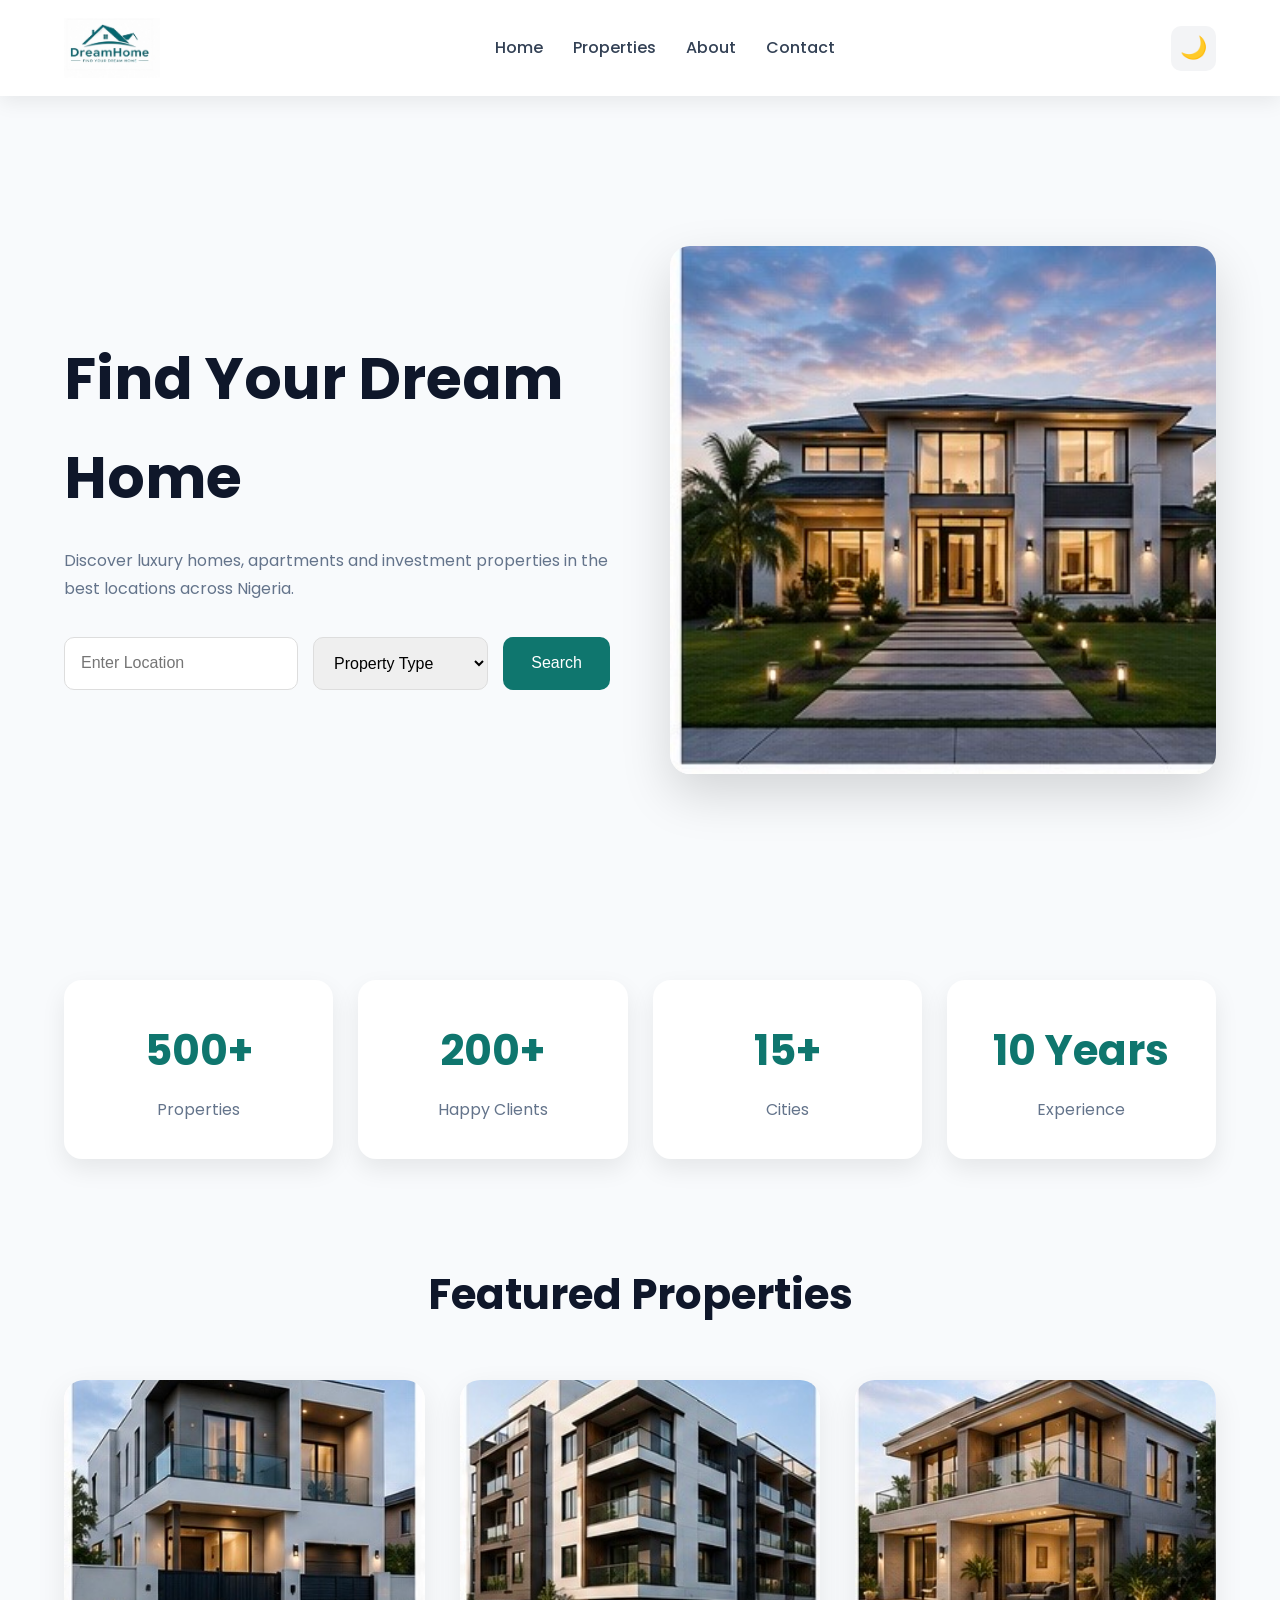
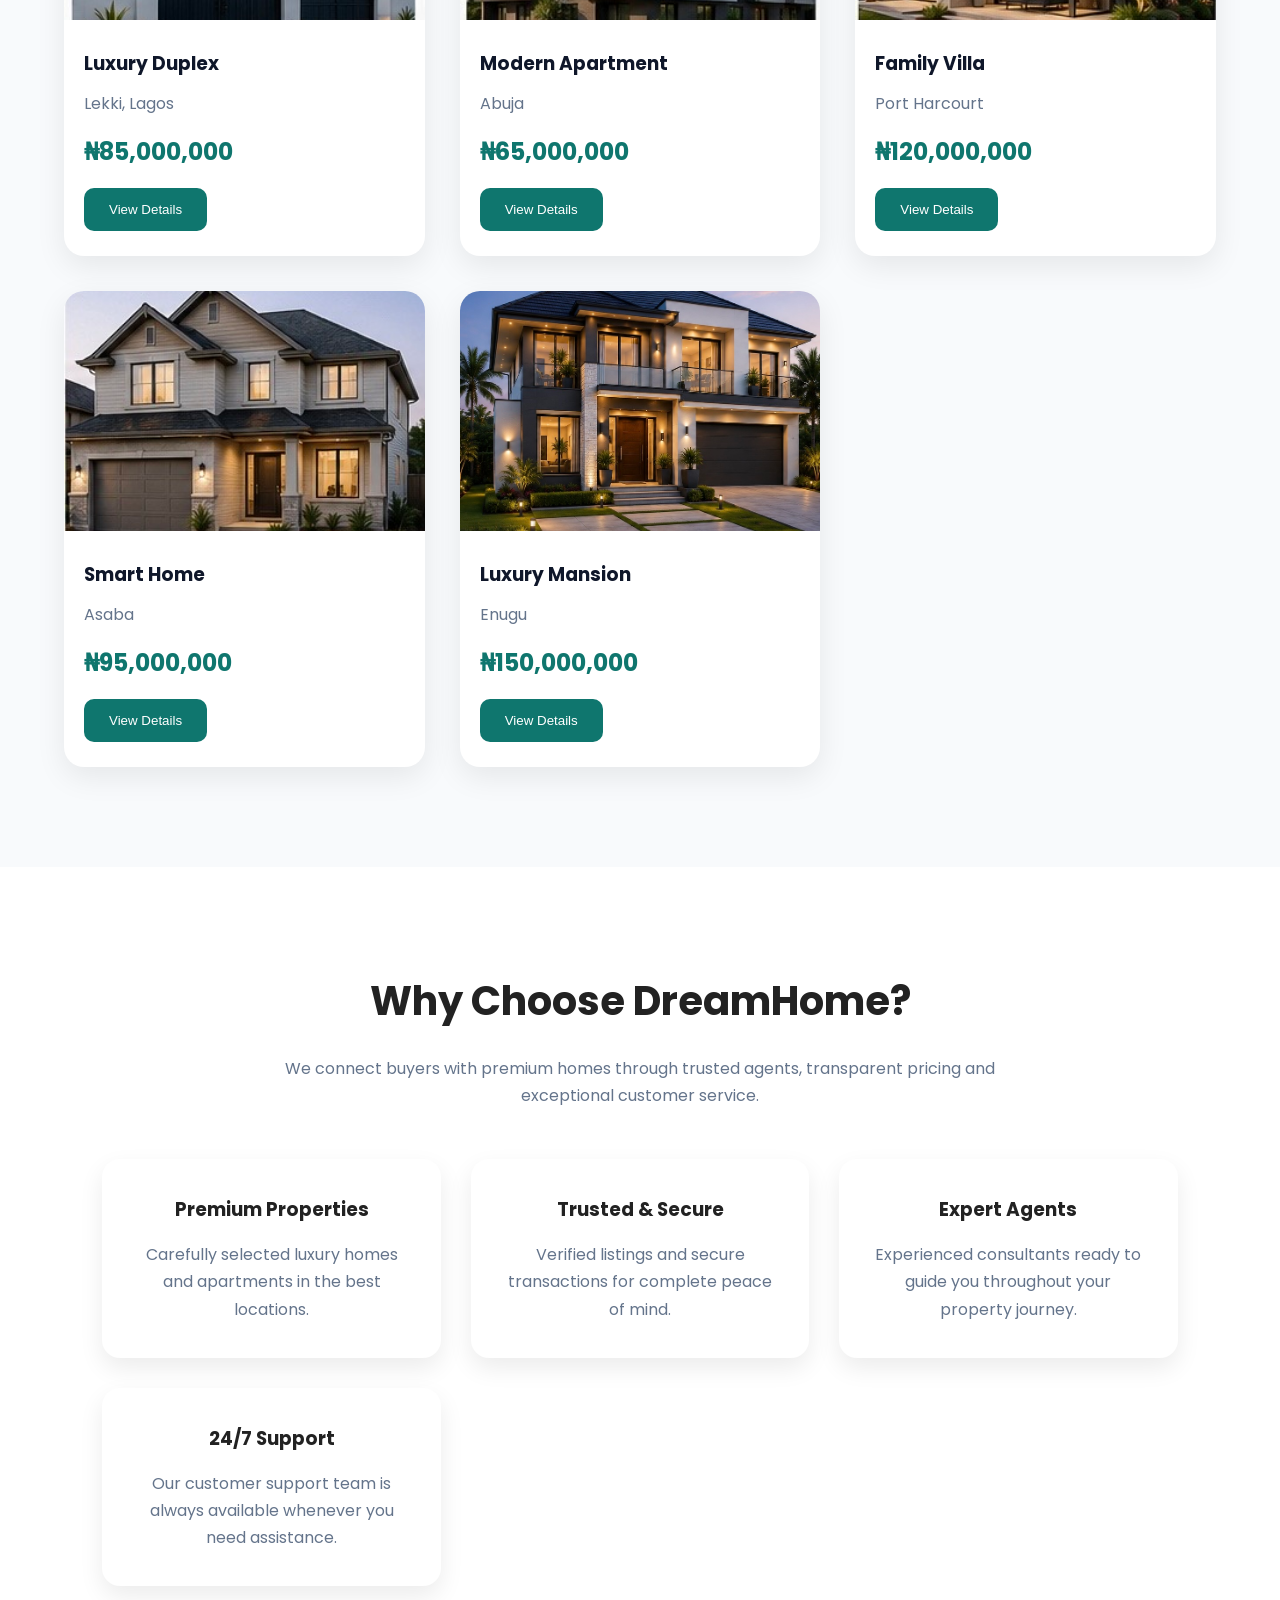
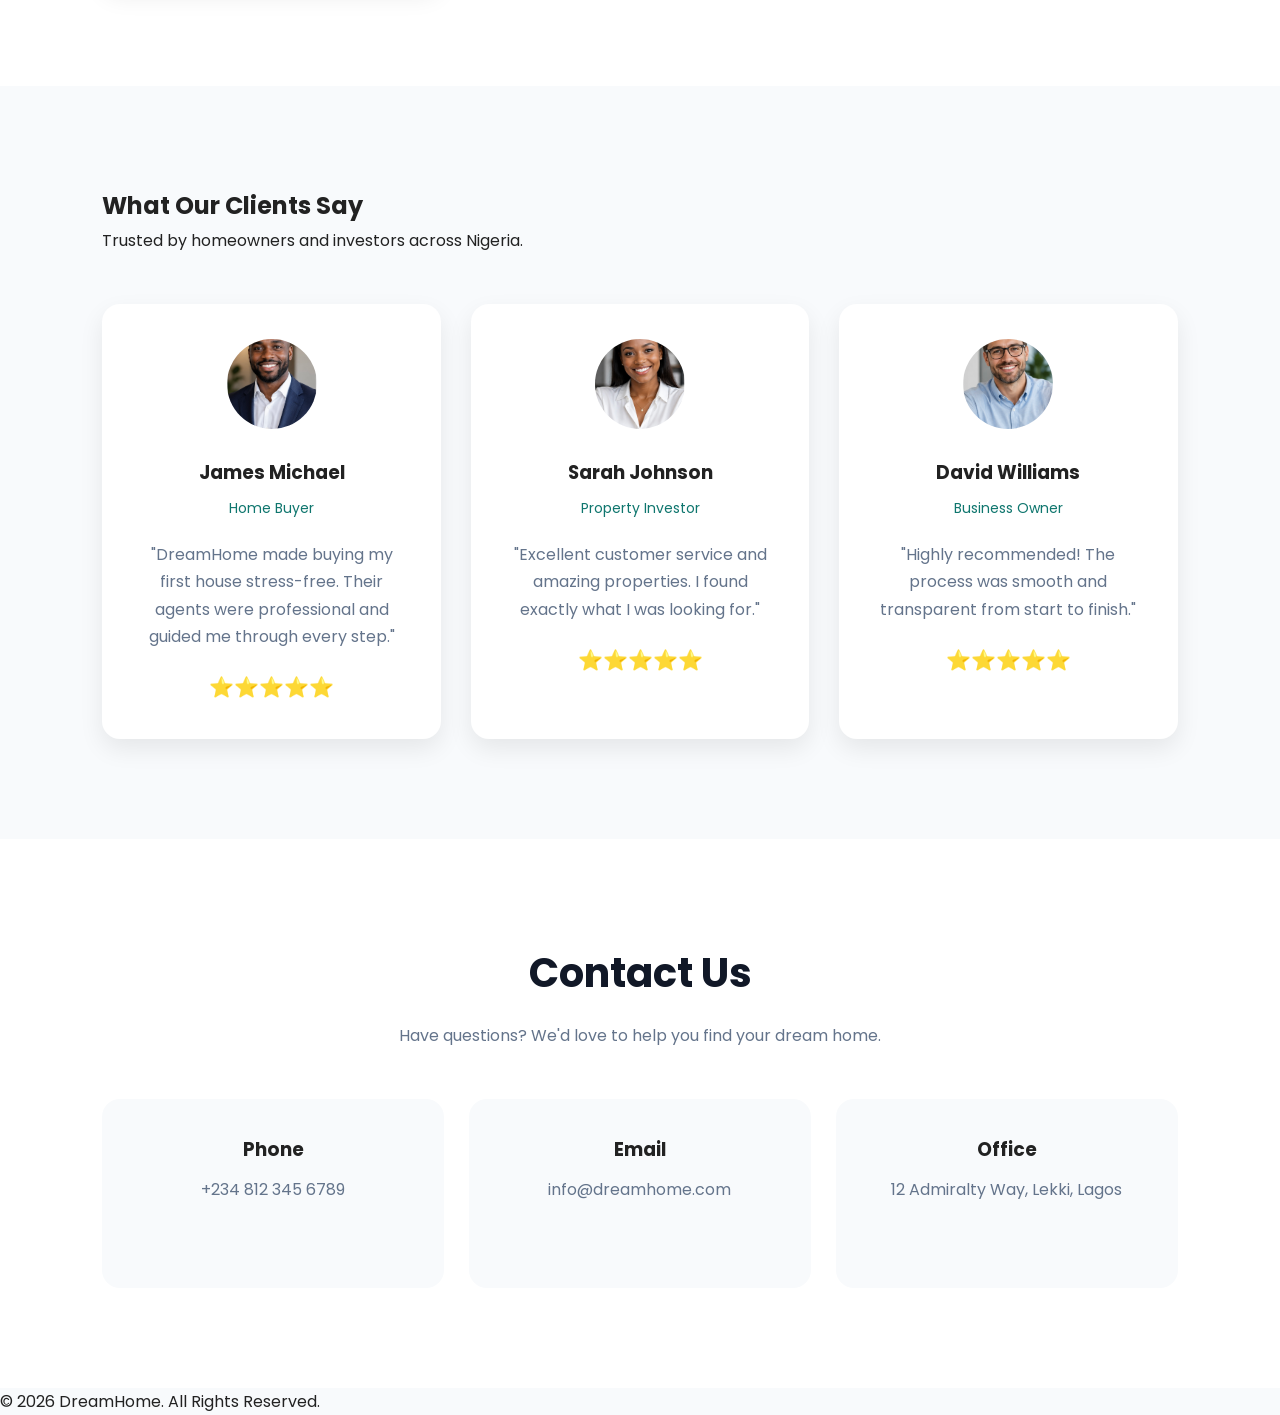
<file: index.html>
<!DOCTYPE html>
<html lang="en">

<head>

<meta charset="UTF-8">

<meta name="viewport" content="width=device-width, initial-scale=1.0">

<title>DreamHome | Find Your Dream Home</title>

<link rel="preconnect" href="https://fonts.googleapis.com">

<link rel="preconnect" href="https://fonts.gstatic.com" crossorigin>

<link href="https://fonts.googleapis.com/css2?family=Poppins:wght@300;400;500;600;700&display=swap" rel="stylesheet">

<link rel="stylesheet" href="style.css">

<script src="script.js" defer></script>

</head>

<body>

<!-- ================= NAVIGATION ================= -->

<header>

<nav>

<a href="index.html" class="logo">
    <img src="logo.png" alt="DreamHome Logo" class="logo-img">
</a>

<ul class="nav-links" id="navLinks">

<li><a href="#home">Home</a></li>

<li><a href="#properties">Properties</a></li>

<li><a href="#about">About</a></li>

<li><a href="#contact">Contact</a></li>

</ul>

<div class="nav-buttons">

<button id="themeBtn">🌙</button>

<div class="menu-btn" id="menuBtn">☰</div>

</div>

</nav>

</header>

<!-- ================= HERO ================= -->

<section class="hero" id="home">

<div class="hero-text">

<h1>Find Your Dream Home</h1>

<p>

Discover luxury homes, apartments and investment properties in the best locations across Nigeria.

</p>

<div class="search-box">

<input
type="text"
placeholder="Enter Location">

<select>

<option>Property Type</option>

<option>House</option>

<option>Apartment</option>

<option>Duplex</option>

<option>Land</option>

</select>

<button class="search-btn" onclick="window.location.href='properties.html'">
    Search
</button>

</div>

</div>

<div class="hero-image">

<img src="hero.jpg" alt="Luxury House">

</div>

</section>



<!-- ================= STATS ================= -->

<section class="stats">

<div class="stat-card">

<h2>500+</h2>

<p>Properties</p>

</div>

<div class="stat-card">

<h2>200+</h2>

<p>Happy Clients</p>

</div>

<div class="stat-card">

<h2>15+</h2>

<p>Cities</p>

</div>

<div class="stat-card">

<h2>10 Years</h2>

<p>Experience</p>

</div>

</section>

<!-- ================= PROPERTIES ================= -->

<section class="properties" id="properties">

<h2>Featured Properties</h2>

<div class="property-grid">

<div class="property-card" data-location="Lagos">

<img src="house1.jpg" alt="">

<h3>Luxury Duplex</h3>

<p>Lekki, Lagos</p>

<h4>₦85,000,000</h4>

<button>View Details</button>

</div>

<div class="property-card" data-location="Abuja">

<img src="house2.jpg" alt="">

<h3>Modern Apartment</h3>

<p>Abuja</p>

<h4>₦65,000,000</h4>

<button>View Details</button>

</div>

<div class="property-card" data-location="Port Harcourt">

<img src="house3.jpg" alt="">

<h3>Family Villa</h3>

<p>Port Harcourt</p>

<h4>₦120,000,000</h4>

<button>View Details</button>

</div>

<div class="property-card" data-location="Asaba">

<img src="house4.jpg" alt="">

<h3>Smart Home</h3>

<p>Asaba</p>

<h4>₦95,000,000</h4>

<button>View Details</button>

</div>

<div class="property-card" data-location="Enugu">

<img src="house5.jpg" alt="">

<h3>Luxury Mansion</h3>

<p>Enugu</p>

<h4>₦150,000,000</h4>

<button>View Details</button>

</div>

</div>

</section>

<!-- ================= ABOUT ================= -->

<section class="about" id="about">

<h2>Why Choose DreamHome?</h2>

<p>

We connect buyers with premium homes through trusted agents, transparent pricing and exceptional customer service.

</p>

<div class="why-grid">

        <div class="why-card">

            <i class="fa-solid fa-house"></i>

            <h3>Premium Properties</h3>

            <p>

                Carefully selected luxury homes and apartments in the best locations.

            </p>

        </div>

        <div class="why-card">

            <i class="fa-solid fa-shield-halved"></i>

            <h3>Trusted & Secure</h3>

            <p>

                Verified listings and secure transactions for complete peace of mind.

            </p>

        </div>

        <div class="why-card">

            <i class="fa-solid fa-user-tie"></i>

            <h3>Expert Agents</h3>

            <p>

                Experienced consultants ready to guide you throughout your property journey.

            </p>

        </div>

        <div class="why-card">

            <i class="fa-solid fa-headset"></i>

            <h3>24/7 Support</h3>

            <p>

                Our customer support team is always available whenever you need assistance.

            </p>

        </div>

    </div>

</section>

</section>

<!--=========================
      TESTIMONIALS
==========================-->

<section class="testimonials">

    <div class="section-title">

        <h2>What Our Clients Say</h2>

        <p>Trusted by homeowners and investors across Nigeria.</p>

    </div>

    <div class="testimonial-grid">

        <div class="testimonial-card">

            <img src="client1.jpg" alt="Client">

            <h3>James Michael</h3>

            <span>Home Buyer</span>

            <p>
                "DreamHome made buying my first house stress-free. Their agents were professional and guided me through every step."
            </p>

            <div class="stars">⭐⭐⭐⭐⭐</div>

        </div>

        <div class="testimonial-card">

            <img src="client2.jpg" alt="Client">

            <h3>Sarah Johnson</h3>

            <span>Property Investor</span>

            <p>
                "Excellent customer service and amazing properties. I found exactly what I was looking for."
            </p>

            <div class="stars">⭐⭐⭐⭐⭐</div>

        </div>

        <div class="testimonial-card">

            <img src="client3.jpg" alt="Client">

            <h3>David Williams</h3>

            <span>Business Owner</span>

            <p>
                "Highly recommended! The process was smooth and transparent from start to finish."
            </p>

            <div class="stars">⭐⭐⭐⭐⭐</div>

        </div>

    </div>

</section>

<!-- ================= CONTACT ================= -->

<section class="contact" id="contact">

    <div class="container">

        <h2>Contact Us</h2>

        <p>Have questions? We'd love to help you find your dream home.</p>

        <div class="contact-grid">

            <div class="contact-card">

                <i class="fa-solid fa-phone"></i>

                <h3>Phone</h3>

                <p>+234 812 345 6789</p>

            </div>

            <div class="contact-card">

                <i class="fa-solid fa-envelope"></i>

                <h3>Email</h3>

                <p>info@dreamhome.com</p>

            </div>

            <div class="contact-card">

                <i class="fa-solid fa-location-dot"></i>

                <h3>Office</h3>

                <p>12 Admiralty Way, Lekki, Lagos</p>

            </div>

        </div>

    </div>

</section>

<!-- ================= FOOTER ================= -->

<footer>

<p>

© 2026 DreamHome. All Rights Reserved.

</p>

</footer>

<button id="scrollTopBtn">↑</button>

</body>

</html>
</file>
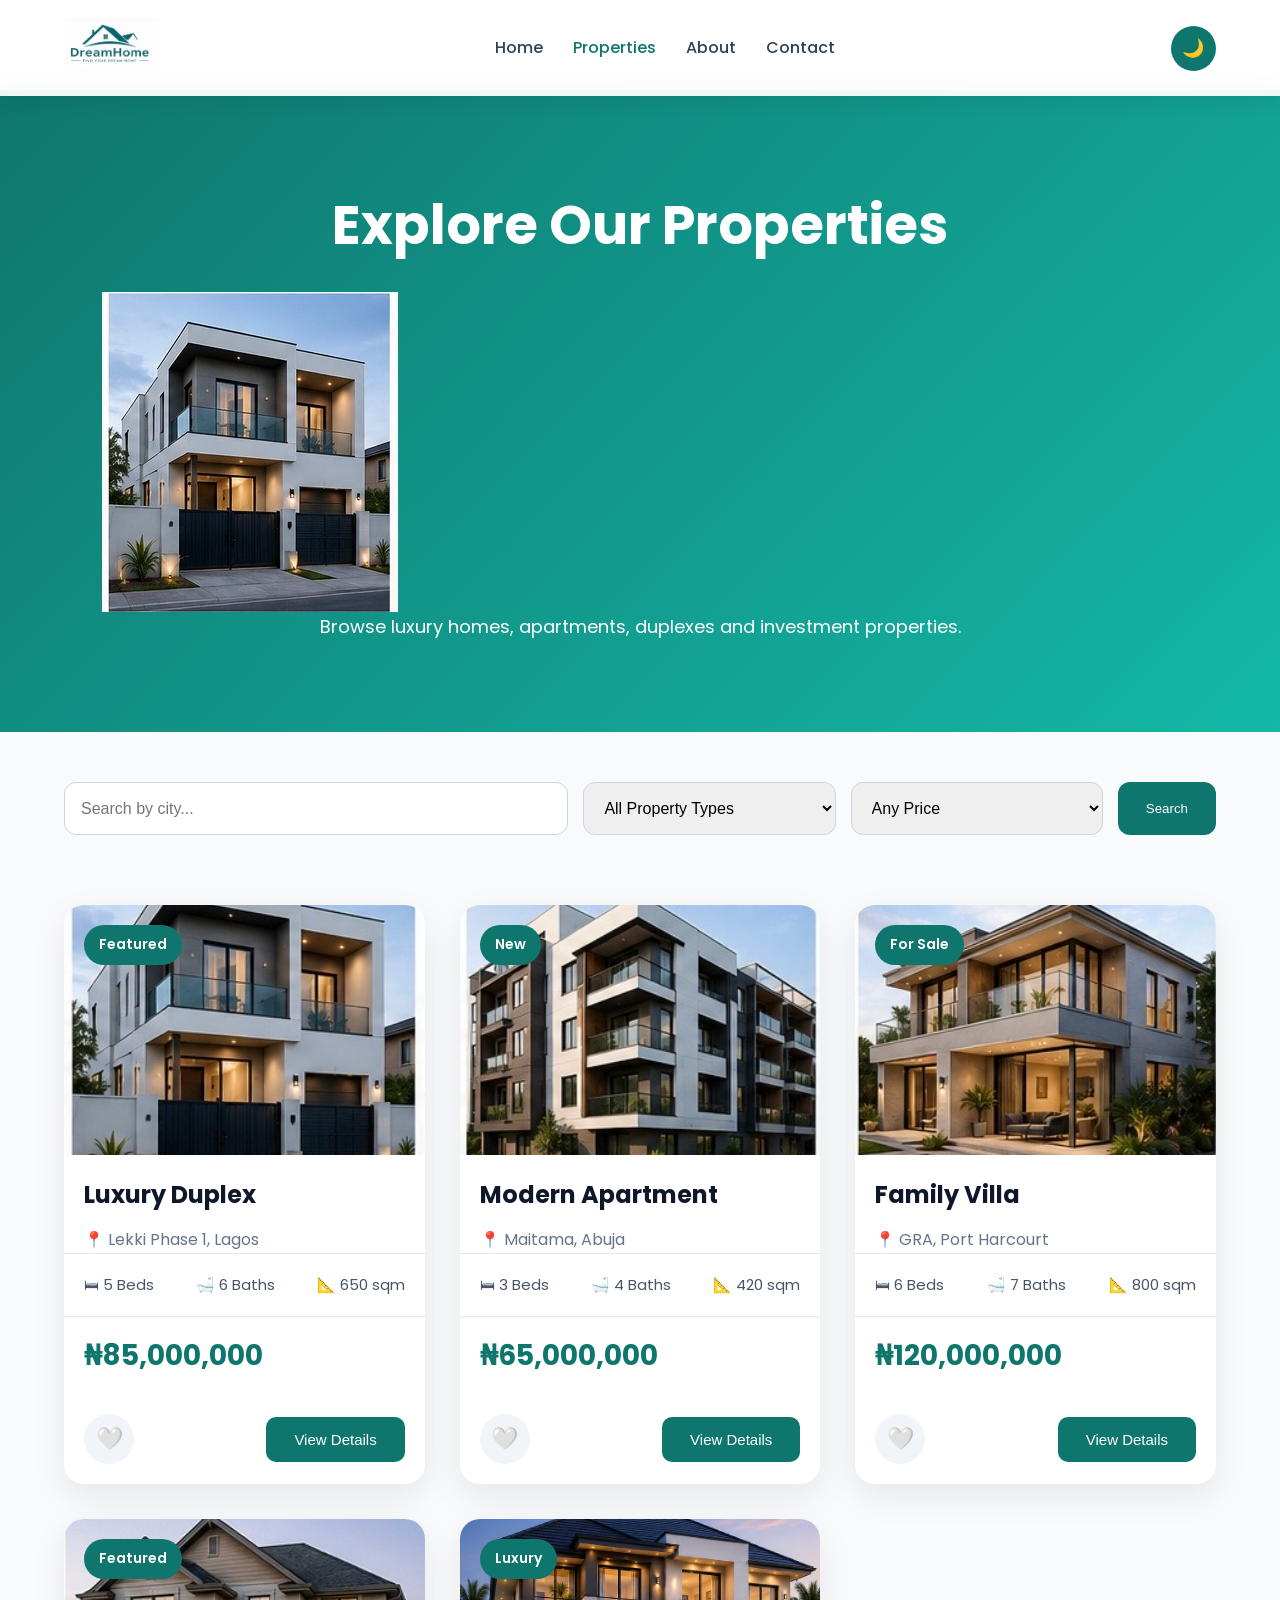
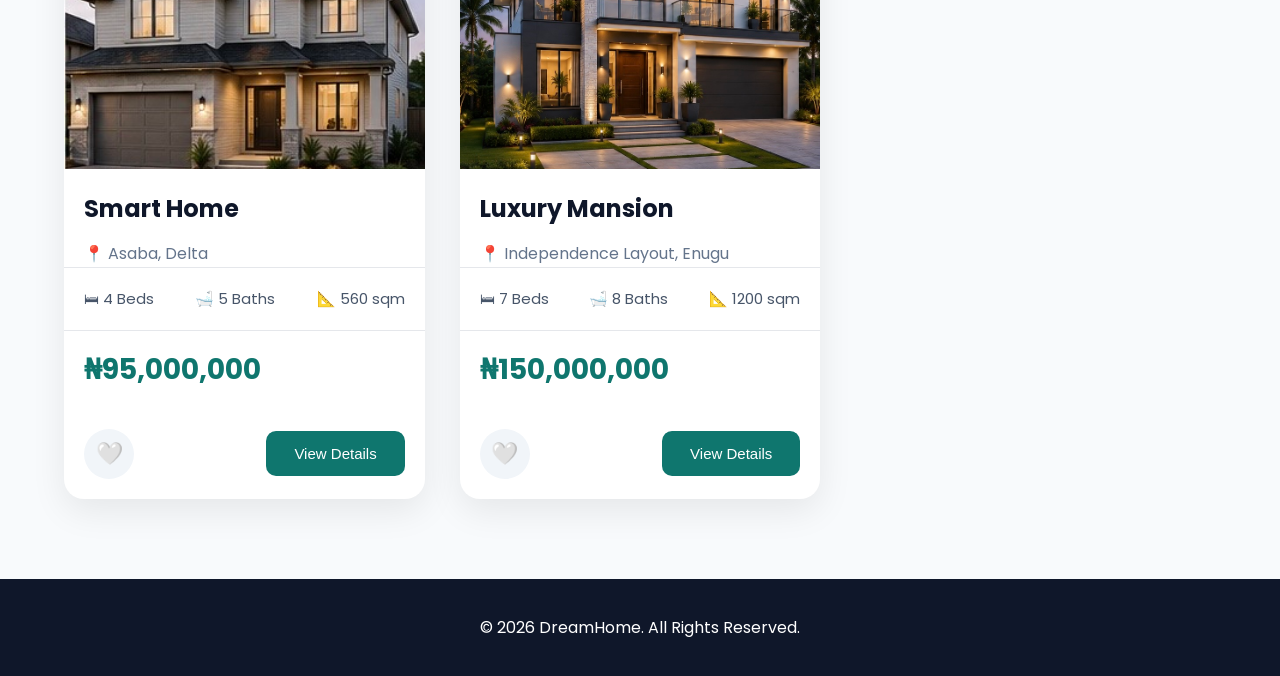
<file: properties.html>
<!DOCTYPE html>
<html lang="en">

<head>

<meta charset="UTF-8">

<meta name="viewport" content="width=device-width, initial-scale=1.0">

<title>DreamHome | Properties</title>

<link rel="preconnect" href="https://fonts.googleapis.com">

<link rel="preconnect" href="https://fonts.gstatic.com" crossorigin>

<link href="https://fonts.googleapis.com/css2?family=Poppins:wght@300;400;500;600;700&display=swap" rel="stylesheet">

<link rel="stylesheet" href="properties.css">

<script src="properties.js" defer></script>

</head>

<body>

<!-- ================= NAVBAR ================= -->

<header>

<nav>

<a href="index.html" class="logo">
    <img src="logo.png" alt="DreamHome Logo" class="logo-img">
</a>

<ul class="nav-links" id="navLinks">

<li><a href="index.html">Home</a></li>

<li><a href="properties.html" class="active">Properties</a></li>

<li><a href="about.html">About</a></li>

<li><a href="contact.html">Contact</a></li>

</ul>

<div class="nav-buttons">

<button id="themeBtn">🌙</button>

<div class="menu-btn" id="menuBtn">☰</div>

</div>

</nav>

</header>

<!-- ================= HERO ================= -->

<section class="page-hero">

<h1>Explore Our Properties</h1>

<img src="house1.jpg" alt="">

<p>

Browse luxury homes, apartments, duplexes and investment properties.

</p>

</section>

<!-- ================= SEARCH ================= -->

<section class="search-section">

<input
type="text"
id="searchInput"
placeholder="Search by city...">

<select id="typeFilter">

<option value="">All Property Types</option>

<option>House</option>

<option>Apartment</option>

<option>Duplex</option>

<option>Villa</option>

</select>

<select id="priceFilter">

<option value="">Any Price</option>

<option value="50000000">Below ₦50M</option>

<option value="100000000">Below ₦100M</option>

<option value="200000000">Below ₦200M</option>

</select>

<button id="searchBtn">

Search

</button>

</section>

<!-- ================= PROPERTY GRID ================= -->

<section class="property-grid" id="propertyGrid">

<!-- Property 1 -->

<div class="property-card"

data-location="Lagos"

data-type="Duplex"

data-price="85000000">

<img src="house1.jpg" alt="">

<span class="badge">Featured</span>

<h3>Luxury Duplex</h3>

<p>📍 Lekki Phase 1, Lagos</p>

<div class="details">

<span>🛏 5 Beds</span>

<span>🛁 6 Baths</span>

<span>📐 650 sqm</span>

</div>

<h2>₦85,000,000</h2>

<div class="card-buttons">

<button class="favorite-btn">🤍</button>

<button class="details-btn">

View Details

</button>

</div>

</div>

<!-- Property 2 -->

<div class="property-card"

data-location="Abuja"

data-type="Apartment"

data-price="65000000">

<img src="house2.jpg" alt="">

<span class="badge">New</span>

<h3>Modern Apartment</h3>

<p>📍 Maitama, Abuja</p>

<div class="details">

<span>🛏 3 Beds</span>

<span>🛁 4 Baths</span>

<span>📐 420 sqm</span>

</div>

<h2>₦65,000,000</h2>

<div class="card-buttons">

<button class="favorite-btn">🤍</button>

<button class="details-btn">

View Details

</button>

</div>

</div>

<!-- Property 3 -->

<div class="property-card"

data-location="Port Harcourt"

data-type="Villa"

data-price="120000000">

<img src="house3.jpg" alt="">

<span class="badge">For Sale</span>

<h3>Family Villa</h3>

<p>📍 GRA, Port Harcourt</p>

<div class="details">

<span>🛏 6 Beds</span>

<span>🛁 7 Baths</span>

<span>📐 800 sqm</span>

</div>

<h2>₦120,000,000</h2>

<div class="card-buttons">

<button class="favorite-btn">🤍</button>

<button class="details-btn">

View Details

</button>

</div>

</div>

<!-- Property 4 -->

<div class="property-card"

data-location="Asaba"

data-type="House"

data-price="95000000">

<img src="house4.jpg" alt="">

<span class="badge">Featured</span>

<h3>Smart Home</h3>

<p>📍 Asaba, Delta</p>

<div class="details">

<span>🛏 4 Beds</span>

<span>🛁 5 Baths</span>

<span>📐 560 sqm</span>

</div>

<h2>₦95,000,000</h2>

<div class="card-buttons">

<button class="favorite-btn">🤍</button>

<button class="details-btn">

View Details

</button>

</div>

</div>

<!-- Property 5 -->

<div class="property-card"

data-location="Enugu"

data-type="Mansion"

data-price="150000000">

<img src="house5.jpg" alt="">

<span class="badge">Luxury</span>

<h3>Luxury Mansion</h3>

<p>📍 Independence Layout, Enugu</p>

<div class="details">

<span>🛏 7 Beds</span>

<span>🛁 8 Baths</span>

<span>📐 1200 sqm</span>

</div>

<h2>₦150,000,000</h2>

<div class="card-buttons">

<button class="favorite-btn">🤍</button>

<button class="details-btn">

View Details

</button>

</div>

</div>

</section>

<footer>

<p>

© 2026 DreamHome. All Rights Reserved.

</p>

</footer>

</body>

</html>
</file>
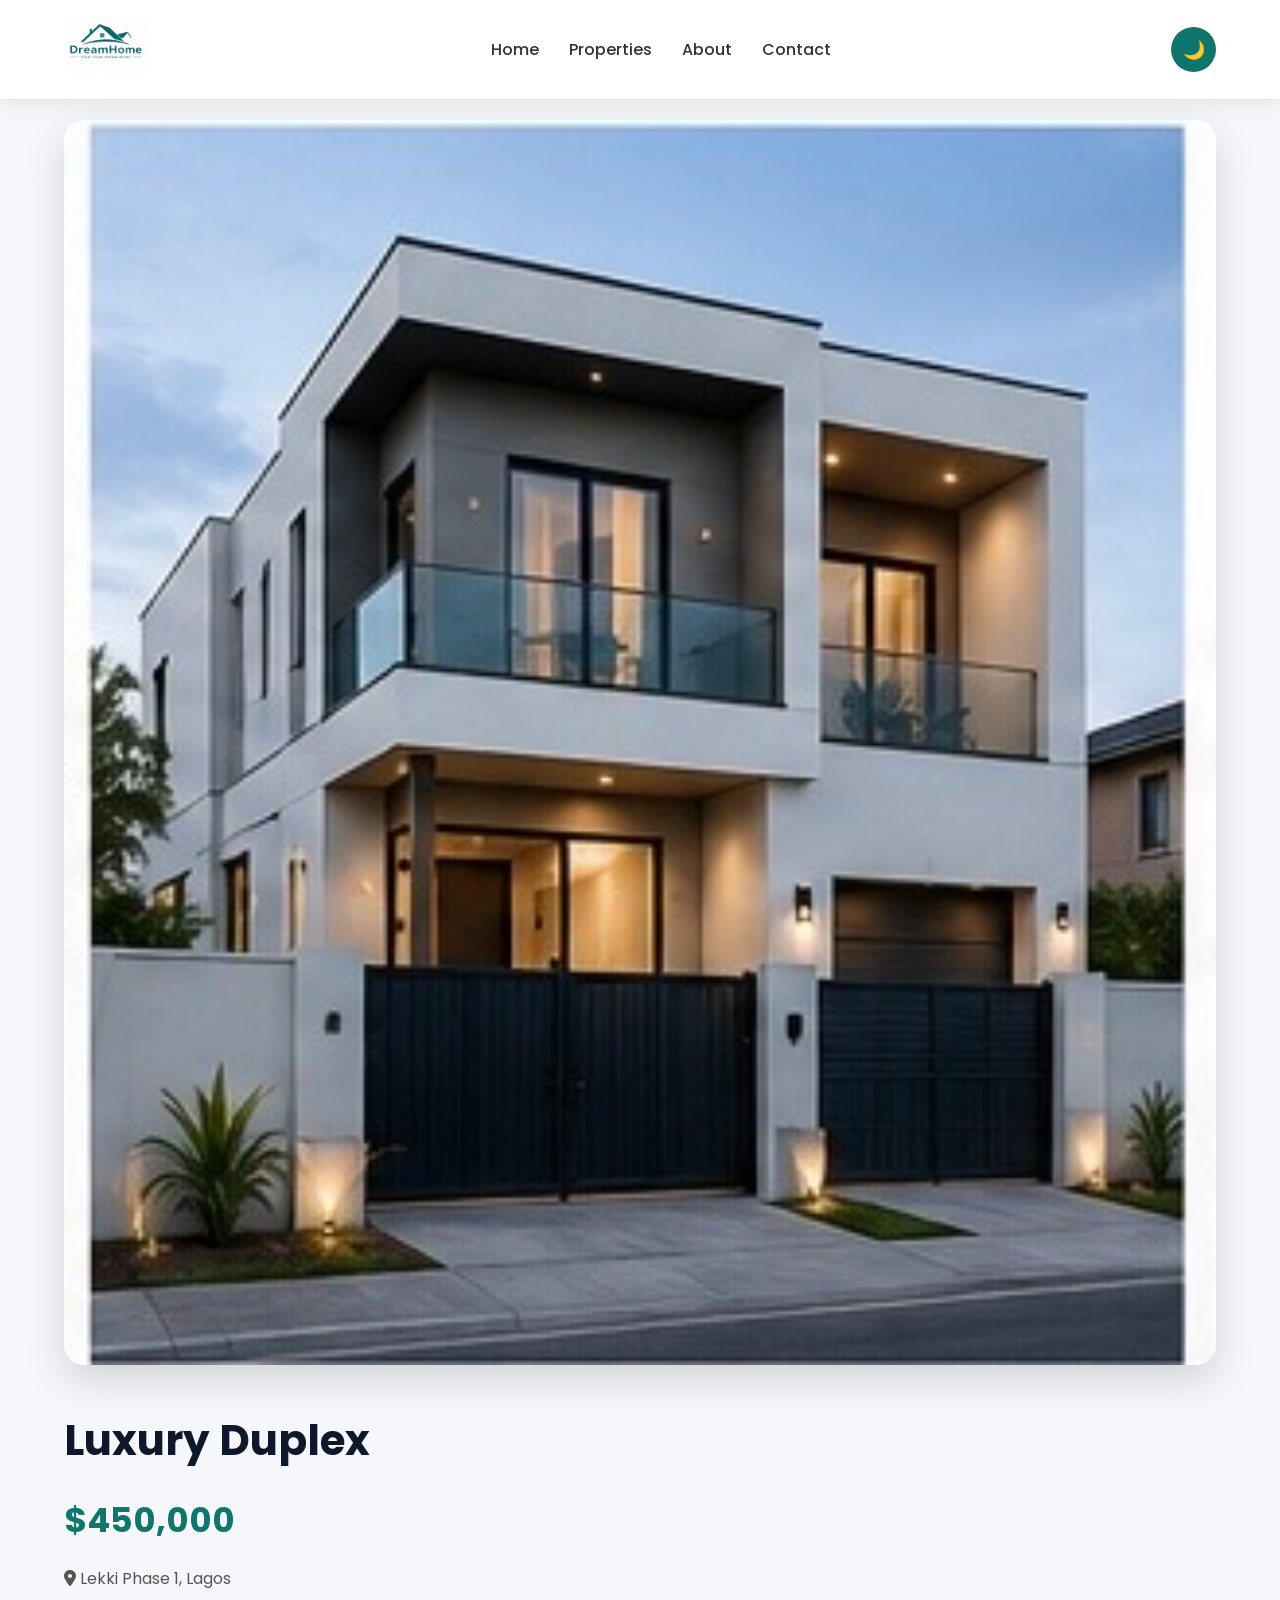
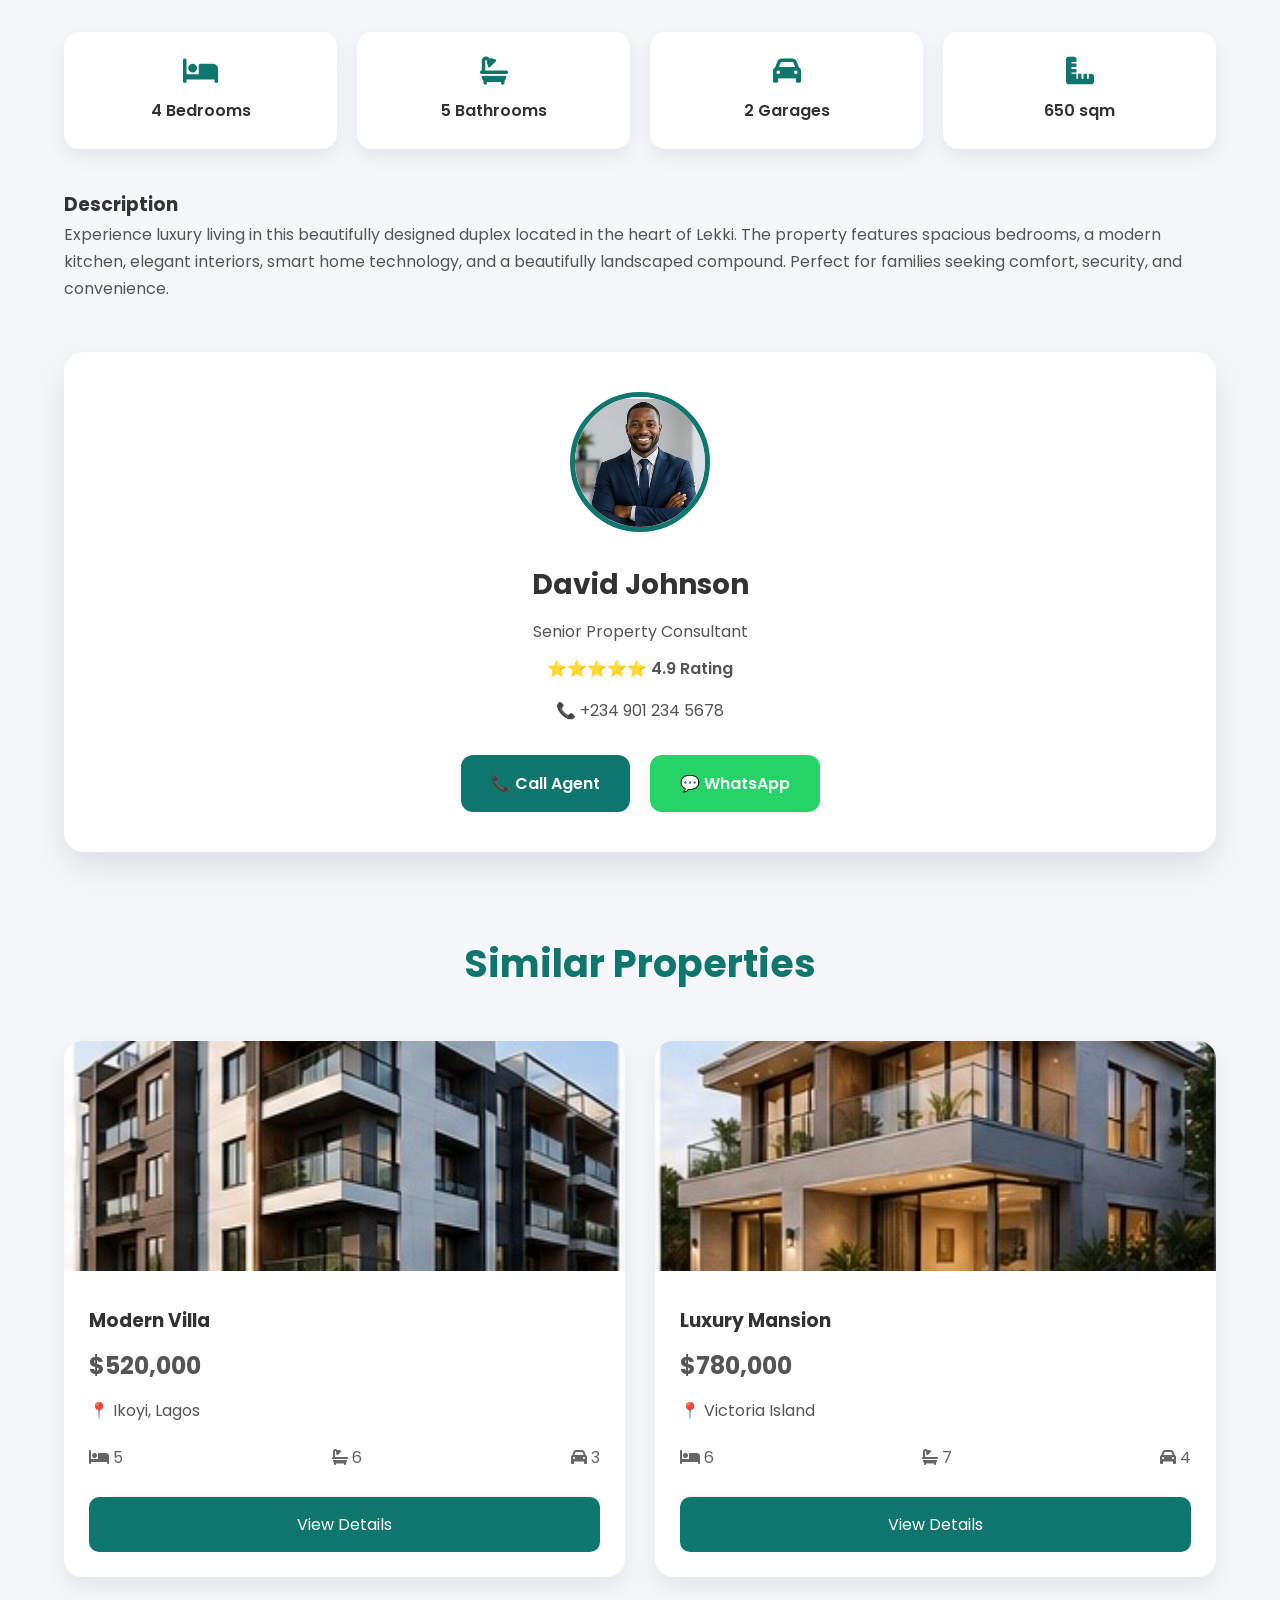
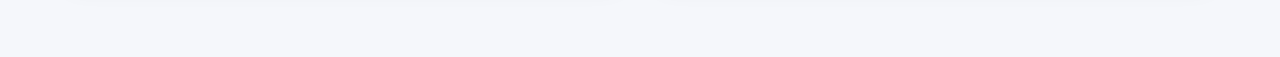
<file: property-details.html>
<!DOCTYPE html>
<html lang="en">

<head>

<meta charset="UTF-8">

<meta name="viewport"
content="width=device-width, initial-scale=1.0">

<title>Property Details | Royal Homes</title>

<link rel="stylesheet" href="property-details.css">

<link rel="preconnect"
href="https://fonts.googleapis.com">

<link rel="preconnect"
href="https://fonts.gstatic.com"
crossorigin>

<link href="https://fonts.googleapis.com/css2?family=Poppins:wght@300;400;500;600;700&display=swap"
rel="stylesheet">

<link rel="stylesheet"
href="https://cdnjs.cloudflare.com/ajax/libs/font-awesome/6.6.0/css/all.min.css">

</head>

<body>

<header>

<nav>

<a href="index.html" class="logo">
    <img src="logo.png" alt="DreamHome Logo" class="logo-img">
</a>

<ul class="nav-links" id="navLinks">

<li><a href="index.html">Home</a></li>

<li><a href="properties.html">Properties</a></li>

<li><a href="index.html#about">About</a></li>

<li><a href="index.html#contact">Contact</a></li>

</ul>

<div class="nav-buttons">

<button id="themeBtn">🌙</button>

<div class="menu-btn" id="menuBtn">☰</div>

</div>

</nav>

</header>

<section class="property-details">

<div class="property-image">

<img src="house1.jpg"
alt="Luxury House">

</div>

<div class="property-info">

<h1>Luxury Duplex</h1>

<h2>$450,000</h2>

<p>

<i class="fa-solid fa-location-dot"></i>

Lekki Phase 1, Lagos

</p>

<div class="property-features">

<div>

<i class="fa-solid fa-bed"></i>

4 Bedrooms

</div>

<div>

<i class="fa-solid fa-bath"></i>

5 Bathrooms

</div>

<div>

<i class="fa-solid fa-car"></i>

2 Garages

</div>

<div>

<i class="fa-solid fa-ruler-combined"></i>

650 sqm

</div>

</div>

<h3>Description</h3>

<p>

Experience luxury living in this beautifully designed duplex located in the heart of Lekki. The property features spacious bedrooms, a modern kitchen, elegant interiors, smart home technology, and a beautifully landscaped compound. Perfect for families seeking comfort, security, and convenience.

</p>

<div class="agent-card">

    <img src="agent.jpg" alt="Agent" class="agent-img">

    <h3>David Johnson</h3>

    <p class="agent-role">
        Senior Property Consultant
    </p>

    <p class="agent-rating">
        ⭐⭐⭐⭐⭐ 4.9 Rating
    </p>

    <p class="agent-phone">
        📞 +234 901 234 5678
    </p>

    <div class="agent-buttons">

        <a href="tel:+2349012345678" class="call-btn">
            📞 Call Agent
        </a>

        <a href="https://wa.me/2349012345678"
           class="whatsapp-btn"
           target="_blank">

            💬 WhatsApp

        </a>

    </div>

</div>

<!--============================
     SIMILAR PROPERTIES
=============================-->

<section class="similar-properties">

    <h2>Similar Properties</h2>

    <div class="property-grid">

        <!-- Property 1 -->

        <div class="property-card">

            <img src="house2.jpg"
                 alt="Modern Villa">

            <div class="property-content">

                <h3>Modern Villa</h3>

                <p class="price">$520,000</p>

                <p class="location">
                    📍 Ikoyi, Lagos
                </p>

                <div class="property-icons">

                    <span>
                        <i class="fa-solid fa-bed"></i>
                        5
                    </span>

                    <span>
                        <i class="fa-solid fa-bath"></i>
                        6
                    </span>

                    <span>
                        <i class="fa-solid fa-car"></i>
                        3
                    </span>

                </div>

                <a href="property-details.html"
                   class="details-btn">

                    View Details

                </a>

            </div>

        </div>

        <!-- Property 2 -->

        <div class="property-card">

            <img src="house3.jpg"
                 alt="Luxury Mansion">

            <div class="property-content">

                <h3>Luxury Mansion</h3>

                <p class="price">$780,000</p>

                <p class="location">
                    📍 Victoria Island
                </p>

                <div class="property-icons">

                    <span>
                        <i class="fa-solid fa-bed"></i>
                        6
                    </span>

                    <span>
                        <i class="fa-solid fa-bath"></i>
                        7
                    </span>

                    <span>
                        <i class="fa-solid fa-car"></i>
                        4
                    </span>

                </div>

                <a href="property-details.html"
                   class="details-btn">

                    View Details

                </a>

            </div>

        </div>

    </div>

</section>

<script src="script.js"></script>

</body>

</html>
</file>
<file: style.css>
/* ==========================
   RESET
========================== */

*{
    margin:0;
    padding:0;
    box-sizing:border-box;
}

html{
    scroll-behavior:smooth;
}

body{
    font-family:'Poppins',sans-serif;
    background:#f8fafc;
    color:#222;
    overflow-x:hidden;
    line-height:1.7;
}

/* ==========================================
   HEADER / NAVBAR
========================================== */

header{
    position: fixed;
    top: 0;
    left: 0;
    width: 100%;
    z-index: 1000;
    background: rgba(255,255,255,.92);
    backdrop-filter: blur(10px);
    box-shadow: 0 5px 20px rgba(0,0,0,.08);
}

nav{
    width: 90%;
    margin: auto;
    display: flex;
    justify-content: space-between;
    align-items: center;
    padding: 18px 0;
}

.logo{
    font-size: 30px;
    font-weight: 700;
    color: #0f766e;
    text-decoration: none;
    display: flex;
    align-items: center;
    gap: 10px;
}

.nav-links{
    display: flex;
    list-style: none;
    gap: 30px;
    margin: 0;
    padding: 0;
}

.nav-links li{
    list-style: none;
}

.nav-links a{
    text-decoration: none;
    color: #334155;
    font-weight: 500;
    transition: .3s;
}

.nav-links a:hover,
.nav-links a.active{
    color: #0f766e;
}

.nav-buttons{
    display: flex;
    align-items: center;
    gap: 15px;
}

#themeBtn,
.menu-btn{
    width: 45px;
    height: 45px;
    border: none;
    border-radius: 10px;
    background: #f3f4f6;
    color: #0f766e;
    font-size: 22px;
    cursor: pointer;
    transition: .3s;
}

#themeBtn:hover,
.menu-btn:hover{
    background: #0f766e;
    color: #fff;
}

.menu-btn{
    display: none;
}

.logo{
    display:flex;
    align-items:center;
}

.logo-img{
    height:60px;
    width:auto;
    display:block;
}

/* ==========================
   MOBILE
========================== */

@media (max-width:768px){

    nav{
        width:92%;
    }

    .menu-btn{
        display:flex;
        justify-content:center;
        align-items:center;
    }

    .nav-links{
        position:absolute;
        top:80px;
        left:-100%;
        width:100%;
        background:#fff;
        flex-direction:column;
        align-items:center;
        gap:25px;
        padding:30px 0;
        box-shadow:0 10px 25px rgba(0,0,0,.08);
        transition:.4s;
    }

    .nav-links.active{
        left:0;
    }
}

/* ==========================
   HERO
========================== */

.hero{
    min-height:100vh;
    display:grid;
    grid-template-columns:1fr 1fr;
    align-items:center;
    gap:60px;
    width:90%;
    margin:auto;
    padding-top:120px;
}

.hero h1{
    font-size:58px;
    margin-bottom:20px;
    color:#0f172a;
}

.hero p{
    color:#64748b;
    margin-bottom:35px;
    max-width:550px;
}

/* ==========================
   SEARCH BOX
========================== */

.search-box{
    display:flex;
    gap:15px;
    flex-wrap:wrap;
}

.search-box input,
.search-box select{

    padding:16px;
    border:1px solid #ddd;
    border-radius:10px;
    font-size:16px;
    flex:1;
}

.search-box button{

    padding:16px 28px;
    border:none;
    background:#0f766e;
    color:white;
    border-radius:10px;
    cursor:pointer;
    font-size:16px;
    transition:.3s;
}

.search-box button:hover{

    transform:translateY(-3px);
    background:#115e59;
}

/* ==========================
   HERO IMAGE
========================== */

.hero-image{
    display:flex;
    justify-content:center;
}

.hero-image img{
    width:100%;
    max-width:550px;
    border-radius:20px;
    box-shadow:0 20px 50px rgba(0,0,0,.15);
    animation:float 4s ease-in-out infinite;
}

/* ==========================
   FLOAT ANIMATION
========================== */

@keyframes float{

0%{
transform:translateY(0);
}

50%{
transform:translateY(-18px);
}

100%{
transform:translateY(0);
}

}
/* ==========================
   STATS
========================== */

.stats{
    width:90%;
    margin:80px auto;
    display:grid;
    grid-template-columns:repeat(auto-fit,minmax(220px,1fr));
    gap:25px;
}

.stat-card{
    background:#ffffff;
    text-align:center;
    padding:35px;
    border-radius:18px;
    box-shadow:0 10px 25px rgba(0,0,0,.08);
    transition:.3s;
}

.stat-card:hover{
    transform:translateY(-10px);
}

.stat-card h2{
    font-size:42px;
    color:#0f766e;
}

.stat-card p{
    color:#64748b;
    margin-top:10px;
}

/* ==========================
   PROPERTIES
========================== */

.properties{
    width:90%;
    margin:100px auto;
}

.properties h2{
    text-align:center;
    font-size:42px;
    margin-bottom:50px;
    color:#0f172a;
}

.property-grid{
    display:grid;
    grid-template-columns:repeat(auto-fit,minmax(320px,1fr));
    gap:30px;
}

.property-card{
    background:#fff;
    border-radius:20px;
    overflow:hidden;
    box-shadow:0 12px 30px rgba(0,0,0,.08);
    transition:.4s;
}

.property-card:hover{
    transform:translateY(-10px);
}

.property-card img{
    width:100%;
    height:240px;
    object-fit:cover;
}

.property-card h3{
    padding:20px 20px 10px;
    color:#0f172a;
}

.property-card p{
    padding:0 20px;
    color:#64748b;
}

.property-card h4{
    padding:15px 20px;
    color:#0f766e;
    font-size:24px;
}

.property-card button{
    margin:0 20px 25px;
    padding:14px 25px;
    border:none;
    background:#0f766e;
    color:white;
    border-radius:10px;
    cursor:pointer;
    transition:.3s;
}

.property-card button:hover{
    background:#115e59;
}

/* ==========================
   ABOUT
========================== */

.about{
    background:#ffffff;
    text-align:center;
    padding:100px 8%;
}

.about h2{
    font-size:40px;
    margin-bottom:20px;
}

.about p{
    max-width:800px;
    margin:auto;
    color:#64748b;
}
.why-grid{

    display:grid;

    grid-template-columns:repeat(auto-fit,minmax(250px,1fr));

    gap:30px;

    margin-top:50px;

}

.why-card{

    background:#fff;

    padding:35px;

    border-radius:18px;

    text-align:center;

    box-shadow:0 10px 25px rgba(0,0,0,.08);

    transition:.4s;

}

.why-card:hover{

    transform:translateY(-10px);

}

.why-card i{

    font-size:50px;

    color:#0f766e;

    margin-bottom:20px;

}

.why-card h3{

    margin-bottom:15px;

}

.why-card p{

    color:#64748b;

    line-height:1.7;

}
.dark-mode .why-us{

    background:#0f172a;

}

.dark-mode .why-card{

    background:#1e293b;
    color:white;

}

.dark-mode .why-card p{

    color:#cbd5e1;

}
/* CONTACT */

.contact{
    padding:100px 8%;
    text-align:center;
    background:#fff;
}

.contact h2{
    font-size:40px;
    margin-bottom:15px;
    color:#111827;
}

.contact p{
    color:#64748b;
    margin-bottom:50px;
}

.contact-grid{
    display:grid;
    grid-template-columns:repeat(auto-fit,minmax(250px,1fr));
    gap:25px;
}

.contact-card{
    background:#f8fafc;
    padding:35px;
    border-radius:18px;
    transition:.3s;
}

.contact-card:hover{
    transform:translateY(-8px);
    box-shadow:0 20px 40px rgba(0,0,0,.08);
}

.contact-card i{
    font-size:38px;
    color:#0f766e;
    margin-bottom:20px;
}

.contact-card h3{
    margin-bottom:10px;
}

/* ==========================
   DARK MODE
========================== */

.dark-mode{
    background:#0f172a;
    color:white;
}

.dark-mode header{
    background:rgba(15,23,42,.95);
}

.dark-mode .hero h1,
.dark-mode .properties h2,
.dark-mode .about h2,
.dark-mode .contact h2{
    color:white;
}

.dark-mode .hero p,
.dark-mode .about p,
.dark-mode .contact p,
.dark-mode .stat-card p,
.dark-mode .property-card p{
    color:#cbd5e1;
}

.dark-mode .nav-links a{
    color:white;
}

.dark-mode .stat-card,
.dark-mode .property-card,
.dark-mode .about{
    background:#1e293b;
}

.dark-mode .contact{
    background:#111827;
}

/* ==========================
   RESPONSIVE
========================== */

@media(max-width:768px){

.menu-btn{
    display:block;
}

.nav-links{
    position:absolute;
    top:80px;
    left:0;
    width:100%;
    background:white;
    display:none;
    flex-direction:column;
    text-align:center;
    padding:30px 0;
}

.dark-mode .nav-links{
    background:#1e293b;
}

.nav-links.active{
    display:flex;
}

.hero{
    grid-template-columns:1fr;
    text-align:center;
}

.hero p{
    margin:auto auto 30px;
}

.search-box{
    justify-content:center;
}

.hero-image{
    margin-top:50px;
}

.hero h1{
    font-size:42px;
}

.properties h2,
.about h2,
.contact h2{
    font-size:34px;
}

}
/* ======================
SCROLL BUTTON
====================== */

#scrollTopBtn{

position:fixed;

bottom:25px;

right:25px;

width:55px;

height:55px;

border:none;

border-radius:50%;

background:#0f766e;

color:white;

font-size:24px;

cursor:pointer;

display:none;

box-shadow:0 8px 25px rgba(0,0,0,.25);

transition:.3s;

}

#scrollTopBtn:hover{

transform:translateY(-5px);

}
/*===========================
   PROPERTY DETAILS
===========================*/

.property-details{

    padding:120px 8%;
    display:grid;
    grid-template-columns:1fr 1fr;
    gap:50px;
    align-items:center;

}

.property-image img{

    width:100%;
    border-radius:20px;

}

.property-info h1{

    font-size:42px;
    margin-bottom:10px;

}

.property-info h2{

    color:#0f766e;
    margin-bottom:20px;

}

.property-features{

    display:grid;
    grid-template-columns:repeat(2,1fr);
    gap:15px;
    margin:30px 0;

}

.property-features div{

    background:#f5f5f5;
    padding:18px;
    border-radius:10px;

}

.property-buttons{

    display:flex;
    gap:20px;
    margin-top:35px;

}

.call-btn,
.whatsapp-btn{

    padding:15px 30px;
    border-radius:10px;
    text-decoration:none;
    color:white;
    transition:.3s;

}

.call-btn{

    background:#0f766e;

}

.whatsapp-btn{

    background:#25D366;

}

.call-btn:hover,
.whatsapp-btn:hover{

    transform:translateY(-5px);

}

/*===========================
 SIMILAR PROPERTIES
===========================*/

.similar-properties{

    padding:100px 8%;

}

.similar-properties h2{

    text-align:center;
    margin-bottom:50px;

}

.property-grid{

    display:grid;
    grid-template-columns:repeat(auto-fit,minmax(320px,1fr));
    gap:35px;

}

.property-card{

    background:white;
    border-radius:20px;
    overflow:hidden;
    box-shadow:0 10px 30px rgba(0,0,0,.08);
    transition:.3s;

}

.property-card:hover{

    transform:translateY(-10px);

}

.property-card img{

    width:100%;
    height:240px;
    object-fit:cover;

}

.property-content{

    padding:25px;

}

.price{

    color:#0f766e;
    font-size:22px;
    font-weight:600;

}

.location{

    margin:15px 0;

}

.property-icons{

    display:flex;
    justify-content:space-between;
    margin:20px 0;

}

.details-btn{

    display:inline-block;
    background:#0f766e;
    color:white;
    padding:14px 25px;
    border-radius:10px;
    text-decoration:none;
    transition:.3s;

}

.details-btn:hover{

    background:#115e59;

}
.agent-card{
    background:#fff;
    padding:30px;
    border-radius:20px;
    box-shadow:0 10px 30px rgba(0,0,0,.1);
    text-align:center;
    max-width:350px;
    margin:auto;
}

.agent-img{
    width:120px;
    height:120px;
    border-radius:50%;
    object-fit:cover;
    border:4px solid #0f766e;
    margin-bottom:20px;
}

.agent-role{
    color:#666;
    margin-bottom:10px;
}

.agent-rating{
    color:#f59e0b;
    font-weight:600;
    margin-bottom:20px;
}

.agent-phone{
    margin-bottom:20px;
    font-size:18px;
}

.agent-buttons{
    display:flex;
    flex-direction:column;
    gap:15px;
}

.call-btn,
.whatsapp-btn{
    padding:15px;
    border-radius:10px;
    color:#fff;
    text-decoration:none;
    font-weight:600;
    transition:.3s;
}

.call-btn{
    background:#0f766e;
}

.whatsapp-btn{
    background:#25D366;
}

.call-btn:hover{
    background:#0b5d57;
}

.whatsapp-btn:hover{
    background:#1ebe5d;
}
/*=========================
    TESTIMONIALS
==========================*/

.testimonials{

    padding:100px 8%;
}

.testimonial-grid{

    display:grid;
    grid-template-columns:repeat(auto-fit,minmax(300px,1fr));
    gap:30px;
    margin-top:50px;
}

.testimonial-card{

    background:#fff;
    padding:35px;
    border-radius:18px;
    text-align:center;
    box-shadow:0 10px 25px rgba(0,0,0,.08);
    transition:.4s;
}

.testimonial-card:hover{

    transform:translateY(-10px);
}

.testimonial-card img{

    width:90px;
    height:90px;
    border-radius:50%;
    object-fit:cover;
    margin-bottom:20px;
}

.testimonial-card h3{

    margin-bottom:5px;
}

.testimonial-card span{

    color:#0f766e;
    font-size:14px;
}

.testimonial-card p{

    margin:20px 0;
    color:#64748b;
    line-height:1.7;
}

.stars{

    color:#f59e0b;
    font-size:20px;
}
</file>
<file: properties.css>
/* ==========================================
   RESET
========================================== */

*{
    margin:0;
    padding:0;
    box-sizing:border-box;
}

html{
    scroll-behavior:smooth;
}

body{
    font-family:'Poppins',sans-serif;
    background:#f8fafc;
    color:#1e293b;
    overflow-x:hidden;
    line-height:1.7;
}

img{
    max-width:100%;
    display:block;
}

a{
    text-decoration:none;
}

/* ==========================================
   HEADER
========================================== */

header{
    position:fixed;
    top:0;
    left:0;
    width:100%;
    z-index:1000;
    background:rgba(255,255,255,.9);
    backdrop-filter:blur(10px);
    box-shadow:0 5px 20px rgba(0,0,0,.08);
}

nav{
    width:90%;
    margin:auto;
    display:flex;
    justify-content:space-between;
    align-items:center;
    padding:18px 0;
}

.logo{
    font-size:30px;
    font-weight:700;
    color:#0f766e;
}

.nav-links{
    display:flex;
    list-style:none;
    gap:30px;
}

.nav-links a{
    color:#334155;
    font-weight:500;
    transition:.3s;
}

.nav-links a:hover,
.nav-links a.active{
    color:#0f766e;
}

.nav-buttons{
    display:flex;
    align-items:center;
    gap:15px;
}

#themeBtn{
    width:45px;
    height:45px;
    border:none;
    border-radius:50%;
    background:#0f766e;
    color:#fff;
    cursor:pointer;
    font-size:18px;
}

.menu-btn{
    display:none;
    font-size:32px;
    cursor:pointer;
}

.logo{
    display:flex;
    align-items:center;
}

.logo-img{
    height:60px;
    width:auto;
    display:block;
}

/* ==========================================
   PAGE HERO
========================================== */

.page-hero{
    margin-top:90px;
    padding:90px 8%;
    text-align:center;
    background:linear-gradient(135deg,#0f766e,#14b8a6);
    color:white;
}

.page-hero h1{
    font-size:54px;
    margin-bottom:20px;
}

.page-hero p{
    max-width:700px;
    margin:auto;
    font-size:18px;
}

/* ==========================================
   SEARCH SECTION
========================================== */

.search-section{
    width:90%;
    margin:50px auto;
    display:grid;
    grid-template-columns:2fr 1fr 1fr auto;
    gap:15px;
}

.search-section input,
.search-section select{

    padding:16px;
    border:1px solid #d1d5db;
    border-radius:12px;
    font-size:16px;
    outline:none;
}

.search-section input:focus,
.search-section select:focus{

    border-color:#0f766e;
}

.search-section button{

    padding:16px 28px;
    border:none;
    background:#0f766e;
    color:white;
    border-radius:12px;
    cursor:pointer;
    transition:.3s;
}

.search-section button:hover{

    background:#115e59;
    transform:translateY(-3px);
}

/* ==========================================
   PROPERTY GRID
========================================== */

.property-grid{
    width:90%;
    margin:70px auto;
    display:grid;
    grid-template-columns:repeat(auto-fit,minmax(330px,1fr));
    gap:35px;
}
/* ==========================================
   PROPERTY CARDS
========================================== */

.property-card{
    position:relative;
    background:#ffffff;
    border-radius:20px;
    overflow:hidden;
    box-shadow:0 12px 35px rgba(0,0,0,.08);
    transition:.35s;
}

.property-card:hover{
    transform:translateY(-10px);
    box-shadow:0 18px 40px rgba(0,0,0,.15);
}

.property-card img{
    width:100%;
    height:250px;
    object-fit:cover;
}

.badge{
    position:absolute;
    top:20px;
    left:20px;
    background:#0f766e;
    color:#fff;
    padding:8px 15px;
    border-radius:30px;
    font-size:14px;
    font-weight:600;
}

.property-card h3{
    padding:20px 20px 10px;
    font-size:24px;
    color:#0f172a;
}

.property-card p{
    padding:0 20px;
    color:#64748b;
}

.property-card h2{
    padding:15px 20px;
    color:#0f766e;
    font-size:28px;
}

.details{
    display:flex;
    justify-content:space-between;
    padding:18px 20px;
    color:#475569;
    font-size:15px;
    border-top:1px solid #e5e7eb;
    border-bottom:1px solid #e5e7eb;
}

.card-buttons{
    display:flex;
    justify-content:space-between;
    align-items:center;
    padding:20px;
}

.favorite-btn{
    width:50px;
    height:50px;
    border:none;
    border-radius:50%;
    background:#f1f5f9;
    cursor:pointer;
    font-size:22px;
    transition:.3s;
}

.favorite-btn:hover{
    background:#fee2e2;
    transform:scale(1.1);
}

.details-btn{
    padding:14px 28px;
    border:none;
    border-radius:10px;
    background:#0f766e;
    color:white;
    cursor:pointer;
    font-size:15px;
    transition:.3s;
}

.details-btn:hover{
    background:#115e59;
    transform:translateY(-3px);
}

/* ==========================================
   FOOTER
========================================== */

footer{
    margin-top:80px;
    background:#0f172a;
    color:#fff;
    text-align:center;
    padding:35px;
}

/* ==========================================
   DARK MODE
========================================== */

.dark-mode{
    background:#0f172a;
    color:#ffffff;
}

.dark-mode header{
    background:rgba(15,23,42,.95);
}

.dark-mode .nav-links a{
    color:#ffffff;
}

.dark-mode .page-hero{
    background:linear-gradient(135deg,#0f172a,#1e293b);
}

.dark-mode .property-card{
    background:#1e293b;
}

.dark-mode .property-card h3,
.dark-mode .property-card h2{
    color:#ffffff;
}

.dark-mode .property-card p,
.dark-mode .details{
    color:#cbd5e1;
}

.dark-mode .favorite-btn{
    background:#334155;
}

/* ==========================================
   RESPONSIVE
========================================== */

@media(max-width:900px){

.search-section{
    grid-template-columns:1fr;
}

.hero{
    grid-template-columns:1fr;
}

}

@media(max-width:768px){

.menu-btn{
    display:block;
}

.nav-links{
    position:absolute;
    top:80px;
    left:0;
    width:100%;
    background:#ffffff;
    display:none;
    flex-direction:column;
    text-align:center;
    padding:30px 0;
}

.dark-mode .nav-links{
    background:#1e293b;
}

.nav-links.active{
    display:flex;
}

.page-hero h1{
    font-size:40px;
}

.details{
    flex-direction:column;
    gap:10px;
}

.card-buttons{
    flex-direction:column;
    gap:20px;
}

.details-btn{
    width:100%;
}

}
</file>
<file: property-details.css>
/* ===============================
   GOOGLE RESET
================================== */

*{
    margin:0;
    padding:0;
    box-sizing:border-box;
}

html{
    scroll-behavior:smooth;
}

body{
    font-family:'Poppins',sans-serif;
    background:#f5f7fb;
    color:#333;
    line-height:1.7;
}

/* ===============================
   HEADER
================================== */

header{
    position:fixed;
    top:0;
    left:0;
    width:100%;
    background:#fff;
    box-shadow:0 5px 20px rgba(0,0,0,.08);
    z-index:999;
}

nav{
    width:90%;
    margin:auto;
    display:flex;
    justify-content:space-between;
    align-items:center;
    padding:18px 0;
}

.logo img{
    height:55px;
}

.nav-links{
    display:flex;
    list-style:none;
    gap:30px;
}

.nav-links a{
    text-decoration:none;
    color:#333;
    font-weight:500;
    transition:.3s;
}

.nav-links a:hover{
    color:#0f766e;
}

.nav-buttons{
    display:flex;
    align-items:center;
    gap:15px;
}

#themeBtn{
    width:45px;
    height:45px;
    border:none;
    border-radius:50%;
    background:#0f766e;
    color:#fff;
    cursor:pointer;
    font-size:18px;
}

.menu-btn{
    display:none;
    font-size:30px;
    cursor:pointer;
}

/* ===============================
   PROPERTY
================================== */

.property-details{
    width:90%;
    max-width:1200px;
    margin:120px auto 80px;
}

.property-image img{
    width:100%;
    border-radius:20px;
    display:block;
    box-shadow:0 15px 40px rgba(0,0,0,.15);
}

.property-info{
    margin-top:40px;
}

.property-info h1{
    font-size:42px;
    color:#0f172a;
}

.property-info h2{
    color:#0f766e;
    margin:15px 0;
    font-size:34px;
}

.property-info p{
    color:#555;
}

.property-features{
    display:grid;
    grid-template-columns:repeat(4,1fr);
    gap:20px;
    margin:40px 0;
}

.property-features div{
    background:#fff;
    padding:25px;
    border-radius:15px;
    text-align:center;
    font-weight:600;
    box-shadow:0 8px 20px rgba(0,0,0,.08);
}

.property-features i{
    display:block;
    font-size:28px;
    color:#0f766e;
    margin-bottom:12px;
}

/* ===============================
   AGENT
================================== */

.agent-card{
    background:#fff;
    margin-top:50px;
    padding:40px;
    border-radius:20px;
    text-align:center;
    box-shadow:0 15px 35px rgba(0,0,0,.1);
}

.agent-img{
    width:140px;
    height:140px;
    object-fit:cover;
    border-radius:50%;
    border:5px solid #0f766e;
    margin-bottom:20px;
}

.agent-card h3{
    font-size:28px;
}

.agent-role{
    color:#777;
    margin:10px 0;
}

.agent-rating{
    color:#ffb400;
    font-weight:600;
}

.agent-phone{
    margin:15px 0 30px;
}

.agent-buttons{
    display:flex;
    justify-content:center;
    gap:20px;
    flex-wrap:wrap;
}

.call-btn,
.whatsapp-btn{
    padding:15px 30px;
    border-radius:12px;
    color:#fff;
    text-decoration:none;
    font-weight:600;
    transition:.3s;
}

.call-btn{
    background:#0f766e;
}

.whatsapp-btn{
    background:#25D366;
}

.call-btn:hover,
.whatsapp-btn:hover{
    transform:translateY(-5px);
}

/* ===============================
   SIMILAR PROPERTIES
================================== */

.similar-properties{
    margin-top:80px;
}

.similar-properties h2{
    text-align:center;
    font-size:38px;
    margin-bottom:45px;
}

.property-grid{
    display:grid;
    grid-template-columns:repeat(auto-fit,minmax(320px,1fr));
    gap:30px;
}

.property-card{
    background:#fff;
    border-radius:18px;
    overflow:hidden;
    box-shadow:0 10px 25px rgba(0,0,0,.08);
    transition:.3s;
}

.property-card:hover{
    transform:translateY(-10px);
}

.property-card img{
    width:100%;
    height:230px;
    object-fit:cover;
}

.property-content{
    padding:25px;
}

.property-content h3{
    margin-bottom:10px;
}

.price{
    color:#0f766e;
    font-size:24px;
    font-weight:700;
    margin-bottom:10px;
}

.location{
    margin-bottom:20px;
}

.property-icons{
    display:flex;
    justify-content:space-between;
    margin-bottom:25px;
    color:#666;
}

.details-btn{
    display:inline-block;
    width:100%;
    text-align:center;
    padding:14px;
    background:#0f766e;
    color:#fff;
    text-decoration:none;
    border-radius:10px;
    transition:.3s;
}

.details-btn:hover{
    background:#115e59;
}

/* ===============================
   MOBILE
================================== */

@media(max-width:768px){

.nav-links{
    position:absolute;
    top:85px;
    right:-100%;
    width:230px;
    background:#fff;
    flex-direction:column;
    padding:30px;
    box-shadow:0 10px 30px rgba(0,0,0,.15);
    transition:.4s;
}

.nav-links.active{
    right:20px;
}

.menu-btn{
    display:block;
}

.property-features{
    grid-template-columns:repeat(2,1fr);
}

.property-info h1{
    font-size:32px;
}

.property-info h2{
    font-size:28px;
}

.agent-buttons{
    flex-direction:column;
}

.call-btn,
.whatsapp-btn{
    width:100%;
    text-align:center;
}

}
/* ==========================
   DARK MODE
========================== */

body.dark-mode{
    background:#0f172a;
    color:#f8fafc;
}

body.dark-mode header{
    background:#1e293b;
}

body.dark-mode .nav-links a{
    color:#fff;
}

body.dark-mode .property-features div,
body.dark-mode .property-card,
body.dark-mode .agent-card{
    background:#1e293b;
    color:#fff;
}

body.dark-mode .property-info h1,
body.dark-mode .property-info h2,
body.dark-mode .similar-properties h2,
body.dark-mode .property-content h3{
    color:#fff;
}

body.dark-mode .property-info p,
body.dark-mode .location,
body.dark-mode .agent-role,
body.dark-mode .agent-phone{
    color:#cbd5e1;
}

body.dark-mode .details-btn{
    background:#14b8a6;
}

body.dark-mode .call-btn{
    background:#14b8a6;
}
</file>
